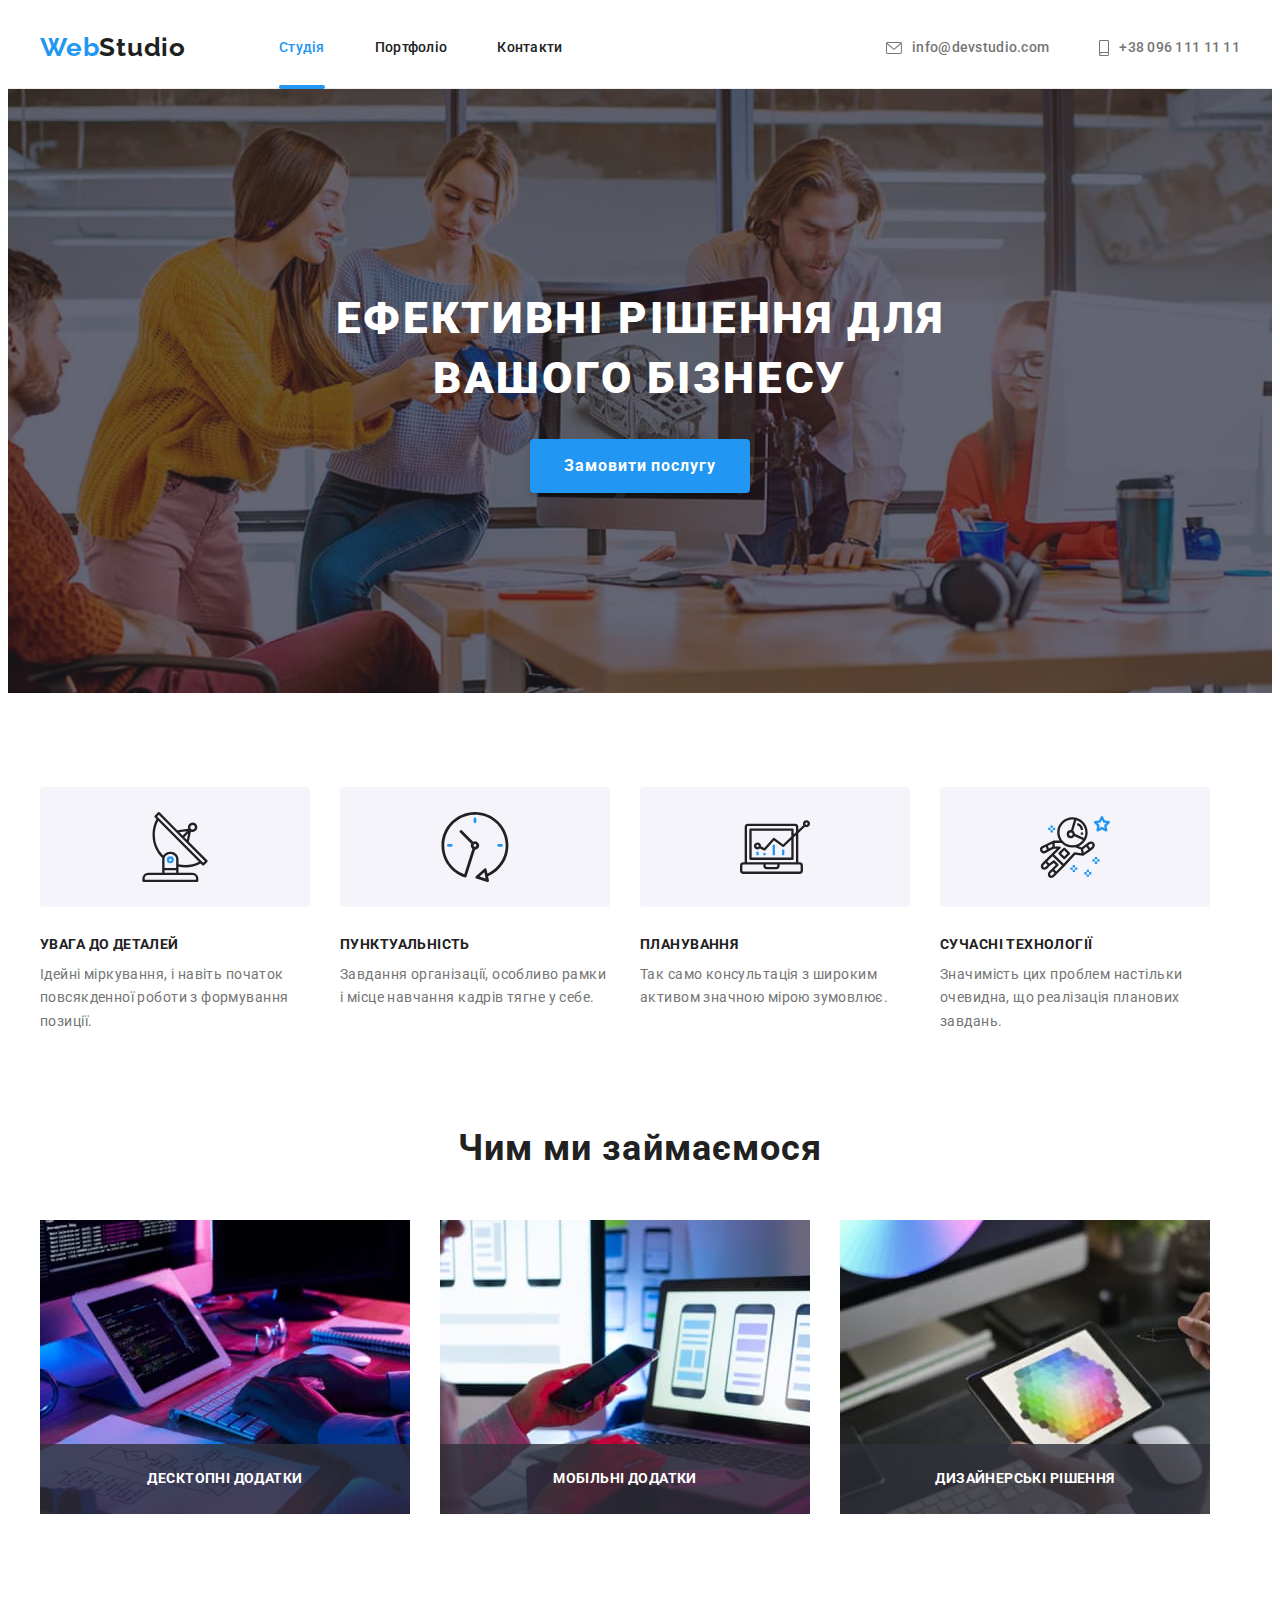
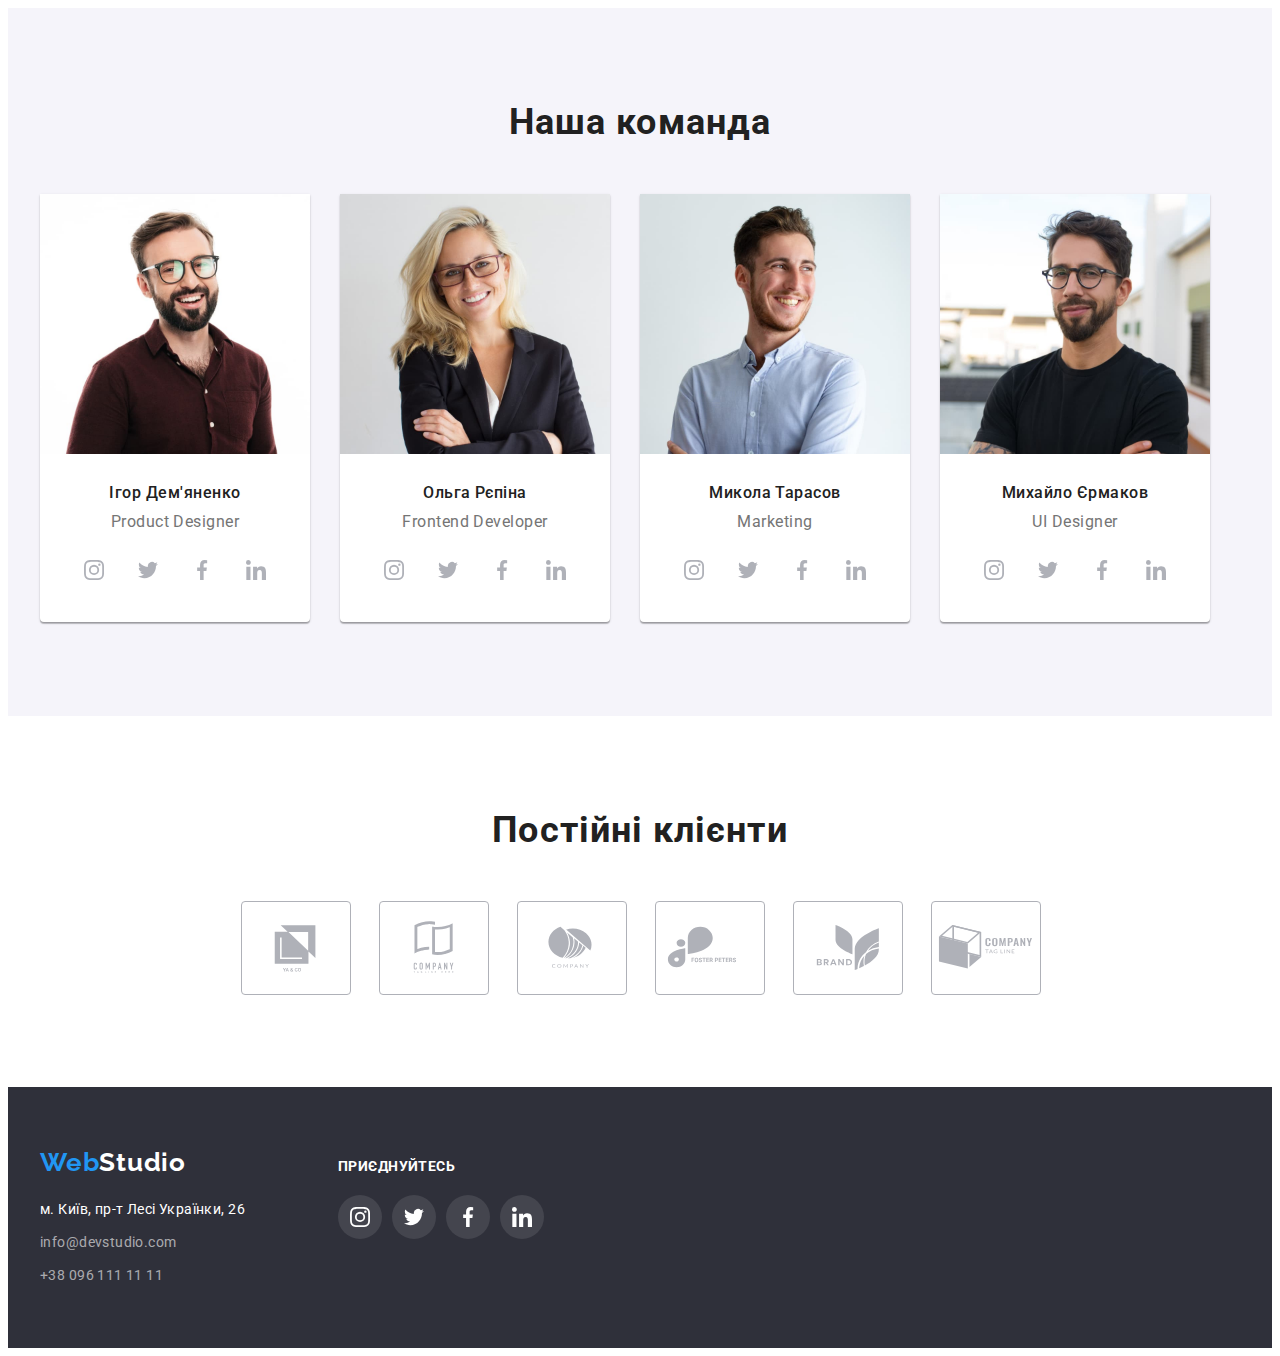
<file: index.html>
<!DOCTYPE html>
<html lang="uk">
  <head>
    <meta charset="UTF-8" />
    <meta http-equiv="X-UA-Compatible" content="IE=edge" />
    <meta name="viewport" content="width=device-width, initial-scale=1.0" />
    <title>studio</title>
    <link rel="preconnect" href="https://fonts.googleapis.com" />
    <link rel="preconnect" href="https://fonts.gstatic.com" crossorigin />
    <link
      href="https://fonts.googleapis.com/css2?family=Raleway:wght@700&family=Roboto:wght@400;500;700;900&display=swap"
      rel="stylesheet"
    />
    <link
      rel="stylesheet"
      href="https://cdnjs.cloudflare.com/ajax/libs/modern-normalize/1.1.0/modern-normalize.min.css"
      integrity="sha512-wpPYUAdjBVSE4KJnH1VR1HeZfpl1ub8YT/NKx4PuQ5NmX2tKuGu6U/JRp5y+Y8XG2tV+wKQpNHVUX03MfMFn9Q=="
      crossorigin="anonymous"
      referrerpolicy="no-referrer"
    />
    <link rel="stylesheet" href="./css/styles.css" />
  </head>
  <body>
    <header class="heder">
      <!-- головна навігація -->
      <div class="conteiner flex">
        <nav class="heder-navigation">
          <a href="./index.html" class="logo-title"
            ><span class="logo">Web</span>Studio</a
          >
          <ul class="site-nav list">
            <li class="site-nav item">
              <a href="./index.html" class="link current">Студія</a>
            </li>
            <li class="site-nav item">
              <a href="./portfolio.html" class="link">Портфоліо</a>
            </li>
            <li class="site-nav item"><a href="" class="link">Контакти</a></li>
          </ul>
        </nav>
        <ul class="auth-nav list">
          <li>
            <a href="mailto:info@devstudio.com" class="link">
              <svg class="icon-maill" width="16" height="12">
                <use href="./imges/icons.svg#envelope-hover-1"></use>
              </svg>
              info@devstudio.com
            </a>
          </li>
          <li>
            <a href="tel:+380961111111" class="link">
              <svg class="icon-tell" width="10" height="16">
                <use href="./imges/icons.svg#smartphone"></use>
              </svg>
              +38 096 111 11 11
            </a>
          </li>
        </ul>
      </div>
    </header>
    <main>
      <!-- секція герой -->
      <section class="hero">
        <div class="conteiner">
          <h1 class="hero-title">Ефективні рішення для вашого бізнесу</h1>
          <button
            type="button"
            name="Замовити послугу"
            class="button-servise-order" data-modal-open>
            Замовити послугу
          </button>
        </div>
      </section>
      <!-- секція особливості -->
      <section class="section features">
        <div class="conteiner">
          <h2 class="visually-hidden">Особливості</h2>
          <ul class="list list-features">
            <li class="text-features">
              <div class="icon-features">
                <svg class="icon" width="70" height="70">
                  <use href="./imges/icons.svg#antenna-1"></use>
                </svg>
              </div>
              <h3 class="section-subtitle">УВАГА ДО ДЕТАЛЕЙ</h3>
              <p class="section-text">
                Ідейні міркування, і навіть початок повсякденної роботи з
                формування позиції.
              </p>
            </li>
            <li class="text-features">
              <div class="icon-features">
                <svg class="icon" width="70" height="70">
                  <use href="./imges/icons.svg#clock-1"></use>
                </svg>
              </div>
              <h3 class="section-subtitle">ПУНКТУАЛЬНІСТЬ</h3>
              <p class="section-text">
                Завдання організації, особливо рамки і місце навчання кадрів
                тягне у себе.
              </p>
            </li>
            <li class="text-features">
              <div class="icon-features">
                <svg class="icon" width="70" height="70">
                  <use href="./imges/icons.svg#diagram-1"></use>
                </svg>
              </div>
              <h3 class="section-subtitle">ПЛАНУВАННЯ</h3>
              <p class="section-text">
                Так само консультація з широким активом значною мірою зумовлює.
              </p>
            </li>
            <li class="text-features">
              <div class="icon-features">
                <svg class="icon" width="70" height="70">
                  <use href="./imges/icons.svg#astronaut-1"></use>
                </svg>
              </div>
              <h3 class="section-subtitle">СУЧАСНІ ТЕХНОЛОГІЇ</h3>
              <p class="section-text">
                Значимість цих проблем настільки очевидна, що реалізація
                планових завдань.
              </p>
            </li>
          </ul>
        </div>
      </section>
      <!-- секція чим займаємось -->
      <section class="section work">
        <div class="conteiner">
          <h2 class="section-title">Чим ми займаємося</h2>
          <ul class="list work">
            <li>
              <div class="work-thumb">
                <img
                  src="./imges/desktop_applications.jpg"
                  alt="десктопні додатки"
                  width="370"
                  height="294"
                />
                <p class="work-thumb-text">Десктопні додатки</p>
              </div>
            </li>
            <li>
              <div class="work-thumb">
                <img
                  src="./imges/mobile_applications.jpg"
                  alt="мобільні додатки"
                  width="370"
                  height="294"
                />
                <p class="work-thumb-text">Мобільні додатки</p>
              </div>
            </li>
            <li>
              <div class="work-thumb">
                <img
                  src="./imges/design_solutions.jpg"
                  alt="дизайнерські рішення"
                  width="370"
                  height="294"
                />
                <p class="work-thumb-text">Дизайнерські рішення</p>
              </div>
            </li>
          </ul>
        </div>
      </section>
      <!-- секція наша команда -->
      <section class="section team-work">
        <div class="conteiner">
          <h2 class="section-title">Наша команда</h2>
          <ul class="list teams">
            <li class="team">
              <img src="./imges/igor.jpg" alt="Ігор" width="270" height="260" />
              <div class="teams-grop">
                <h3 class="team-list">Ігор Дем'яненко</h3>
                <p class="team-item">Product Designer</p>
                <ul class="teams-soc-list list">
                  <li class="team-soc-items">
                    <a
                      href=""
                      class="team-soc-link link"
                      target="_blank"
                      rel="noopener"
                    >
                      <svg class="icons-soc-list" width="20" height="20">
                        <use href="./imges/icons.svg#instagram-2"></use>
                      </svg>
                    </a>
                  </li>
                  <li class="team-soc-items">
                    <a
                      href=""
                      class="team-soc-link link"
                      target="_blank"
                      rel="noopener"
                    >
                      <svg class="icons-soc-list" width="20" height="20">
                        <use href="./imges/icons.svg#twitter-1"></use>
                      </svg>
                    </a>
                  </li>
                  <li class="team-soc-items">
                    <a
                      href=""
                      class="team-soc-link link"
                      target="_blank"
                      rel="noopener"
                    >
                      <svg class="icons-soc-list" width="20" height="20">
                        <use href="./imges/icons.svg#facebook-1"></use>
                      </svg>
                    </a>
                  </li>
                  <li class="team-soc-items">
                    <a
                      href=""
                      class="team-soc-link link"
                      target="_blank"
                      rel="noopener"
                    >
                      <svg class="icons-soc-list" width="20" height="20">
                        <use href="./imges/icons.svg#linkedin-1"></use>
                      </svg>
                    </a>
                  </li>
                </ul>
              </div>
            </li>
            <li class="team">
              <img
                src="./imges/olga.jpg"
                alt="Ольга Рєпіна"
                width="270"
                height="260"
              />
              <div class="teams-grop">
                <h3 class="team-list">Ольга Рєпіна</h3>
                <p class="team-item">Frontend Developer</p>
                <ul class="teams-soc-list list">
                  <li class="team-soc-items">
                    <a
                      href=""
                      class="team-soc-link link"
                      target="_blank"
                      rel="noopener"
                    >
                      <svg class="icons-soc-list" width="20" height="20">
                        <use href="./imges/icons.svg#instagram-2"></use>
                      </svg>
                    </a>
                  </li>
                  <li class="team-soc-items">
                    <a
                      href=""
                      class="team-soc-link link"
                      target="_blank"
                      rel="noopener"
                    >
                      <svg class="icons-soc-list" width="20" height="20">
                        <use href="./imges/icons.svg#twitter-1"></use>
                      </svg>
                    </a>
                  </li>
                  <li class="team-soc-items">
                    <a
                      href=""
                      class="team-soc-link link"
                      target="_blank"
                      rel="noopener"
                    >
                      <svg class="icons-soc-list" width="20" height="20">
                        <use href="./imges/icons.svg#facebook-1"></use>
                      </svg>
                    </a>
                  </li>
                  <li class="team-soc-items">
                    <a
                      href=""
                      class="team-soc-link link"
                      target="_blank"
                      rel="noopener"
                    >
                      <svg class="icons-soc-list" width="20" height="20">
                        <use href="./imges/icons.svg#linkedin-1"></use>
                      </svg>
                    </a>
                  </li>
                </ul>
              </div>
            </li>
            <li class="team">
              <img
                src="./imges/nicholay.jpg"
                alt="Микола Тарасов"
                width="270"
                height="260"
              />
              <div class="teams-grop">
                <h3 class="team-list">Микола Тарасов</h3>
                <p class="team-item">Marketing</p>
                <ul class="teams-soc-list list">
                  <li class="team-soc-items">
                    <a
                      href=""
                      class="team-soc-link link"
                      target="_blank"
                      rel="noopener"
                    >
                      <svg class="icons-soc-list" width="20" height="20">
                        <use href="./imges/icons.svg#instagram-2"></use>
                      </svg>
                    </a>
                  </li>
                  <li class="team-soc-items">
                    <a
                      href=""
                      class="team-soc-link link"
                      target="_blank"
                      rel="noopener"
                    >
                      <svg class="icons-soc-list" width="20" height="20">
                        <use href="./imges/icons.svg#twitter-1"></use>
                      </svg>
                    </a>
                  </li>
                  <li class="team-soc-items">
                    <a
                      href=""
                      class="team-soc-link link"
                      target="_blank"
                      rel="noopener"
                    >
                      <svg class="icons-soc-list" width="20" height="20">
                        <use href="./imges/icons.svg#facebook-1"></use>
                      </svg>
                    </a>
                  </li>
                  <li class="team-soc-items">
                    <a
                      href=""
                      class="team-soc-link link"
                      target="_blank"
                      rel="noopener"
                    >
                      <svg class="icons-soc-list" width="20" height="20">
                        <use href="./imges/icons.svg#linkedin-1"></use>
                      </svg>
                    </a>
                  </li>
                </ul>
              </div>
            </li>
            <li class="team">
              <img
                src="./imges/mykhail.jpg"
                alt="Михайло Єрмаков"
                width="270"
                height="260"
              />
              <div class="teams-grop">
                <h3 class="team-list">Михайло Єрмаков</h3>
                <p class="team-item">UI Designer</p>
                <ul class="teams-soc-list list">
                  <li class="team-soc-items">
                    <a
                      href=""
                      class="team-soc-link link"
                      target="_blank"
                      rel="noopener"
                    >
                      <svg class="icons-soc-list" width="20" height="20">
                        <use href="./imges/icons.svg#instagram-2"></use>
                      </svg>
                    </a>
                  </li>
                  <li class="team-soc-items">
                    <a
                      href=""
                      class="team-soc-link link"
                      target="_blank"
                      rel="noopener"
                    >
                      <svg class="icons-soc-list" width="20" height="20">
                        <use href="./imges/icons.svg#twitter-1"></use>
                      </svg>
                    </a>
                  </li>
                  <li class="team-soc-items">
                    <a
                      href=""
                      class="team-soc-link link"
                      target="_blank"
                      rel="noopener"
                    >
                      <svg class="icons-soc-list" width="20" height="20">
                        <use href="./imges/icons.svg#facebook-1"></use>
                      </svg>
                    </a>
                  </li>
                  <li class="team-soc-items">
                    <a
                      href=""
                      class="team-soc-link link"
                      target="_blank"
                      rel="noopener"
                    >
                      <svg class="icons-soc-list" width="20" height="20">
                        <use href="./imges/icons.svg#linkedin-1"></use>
                      </svg>
                    </a>
                  </li>
                </ul>
              </div>
            </li>
          </ul>
        </div>
      </section>
      <!-- секція наші клієнти -->
      <section class="section clients">
        <div class="conteiner">
          <h2 class="section-title">Постійні клієнти</h2>
          <ul class="client list">
            <li class="client-item">
              <a
                href=""
                class="client-link link"
                target="_blank"
                rel="noopener"
              >
                <svg class="icons-client" width="106" height="60">
                  <use href="./imges/icons.svg#Logo-1"></use>
                </svg>
              </a>
            </li>
            <li class="client-item">
              <a
                href=""
                class="client-link link"
                target="_blank"
                rel="noopener"
              >
                <svg class="icons-client" width="106" height="60">
                  <use href="./imges/icons.svg#Logo-2"></use>
                </svg>
              </a>
            </li>
            <li class="client-item">
              <a
                href=""
                class="client-link link"
                target="_blank"
                rel="noopener"
              >
                <svg class="icons-client" width="106" height="60">
                  <use href="./imges/icons.svg#Logo-3"></use>
                </svg>
              </a>
            </li>
            <li class="client-item">
              <a
                href=""
                class="client-link link"
                target="_blank"
                rel="noopener"
              >
                <svg class="icons-client" width="106" height="60">
                  <use href="./imges/icons.svg#Logo-4"></use>
                </svg>
              </a>
            </li>
            <li class="client-item">
              <a
                href=""
                class="client-link link"
                target="_blank"
                rel="noopener"
              >
                <svg class="icons-client" width="106" height="60">
                  <use href="./imges/icons.svg#Logo-5"></use>
                </svg>
              </a>
            </li>
            <li class="client-item">
              <a
                href=""
                class="client-link link"
                target="_blank"
                rel="noopener"
              >
                <svg class="icons-client" width="106" height="60">
                  <use href="./imges/icons.svg#Logo-6"></use>
                </svg>
              </a>
            </li>
          </ul>
        </div>
      </section>
    </main>
    <!-- підвал -->
    <footer class="footer">
      <div class="conteiner footer-groop">
        <div class="adres-list">
          <a href="./index.html" class="logo-title-footer"
            ><span class="logo">Web</span>Studio</a
          >
          <address class="addres">
            <p class="adres-maps">м. Київ, пр-т Лесі Українки, 26</p>
            <ul class="list">
              <li class="footer-mail">
                <a href="mailto:info@devstudio.com" class="addres-link"
                  >info@devstudio.com</a
                >
              </li>
              <li>
                <a href="tel:+380961111111" class="addres-link"
                  >+38 096 111 11 11</a
                >
              </li>
            </ul>
          </address>
        </div>
        <div class="footer-soc-groop">
          <h3 class="footer-subtitle">приєднуйтесь</h3>
          <ul class="footer-soc-list list">
            <li class="footer-soc-items">
              <a
                href=""
                class="footer-soc-link link"
                target="_blank"
                rel="noopener"
              >
                <svg class="icons-soc-list" width="20" height="20">
                  <use href="./imges/icons.svg#instagram-2"></use>
                </svg>
              </a>
            </li>
            <li class="footer-soc-items">
              <a
                href=""
                class="footer-soc-link link"
                target="_blank"
                rel="noopener"
              >
                <svg class="icons-soc-list" width="20" height="20">
                  <use href="./imges/icons.svg#twitter-1"></use>
                </svg>
              </a>
            </li>
            <li class="footer-soc-items">
              <a
                href=""
                class="footer-soc-link link"
                target="_blank"
                rel="noopener"
              >
                <svg class="icons-soc-list" width="20" height="20">
                  <use href="./imges/icons.svg#facebook-1"></use>
                </svg>
              </a>
            </li>
            <li class="footer-soc-items">
              <a
                href=""
                class="footer-soc-link link"
                target="_blank"
                rel="noopener"
              >
                <svg class="icons-soc-list" width="20" height="20">
                  <use href="./imges/icons.svg#linkedin-1"></use>
                </svg>
              </a>
            </li>
          </ul>
        </div>
      </div>
    </footer>
    <div class="backdrop is-hidden" data-modal>
      <div class="modal">
        <button type="button" class="icon-cloused" data-modal-close>
          <svg class="" width="14" height="14">
            <use href="./imges/icons.svg#icon-cloused"></use>
          </svg>
        </button>
      </div>
    </div>
    <script src="./js/modal.js"></script>
  </body>
</html>
</file>
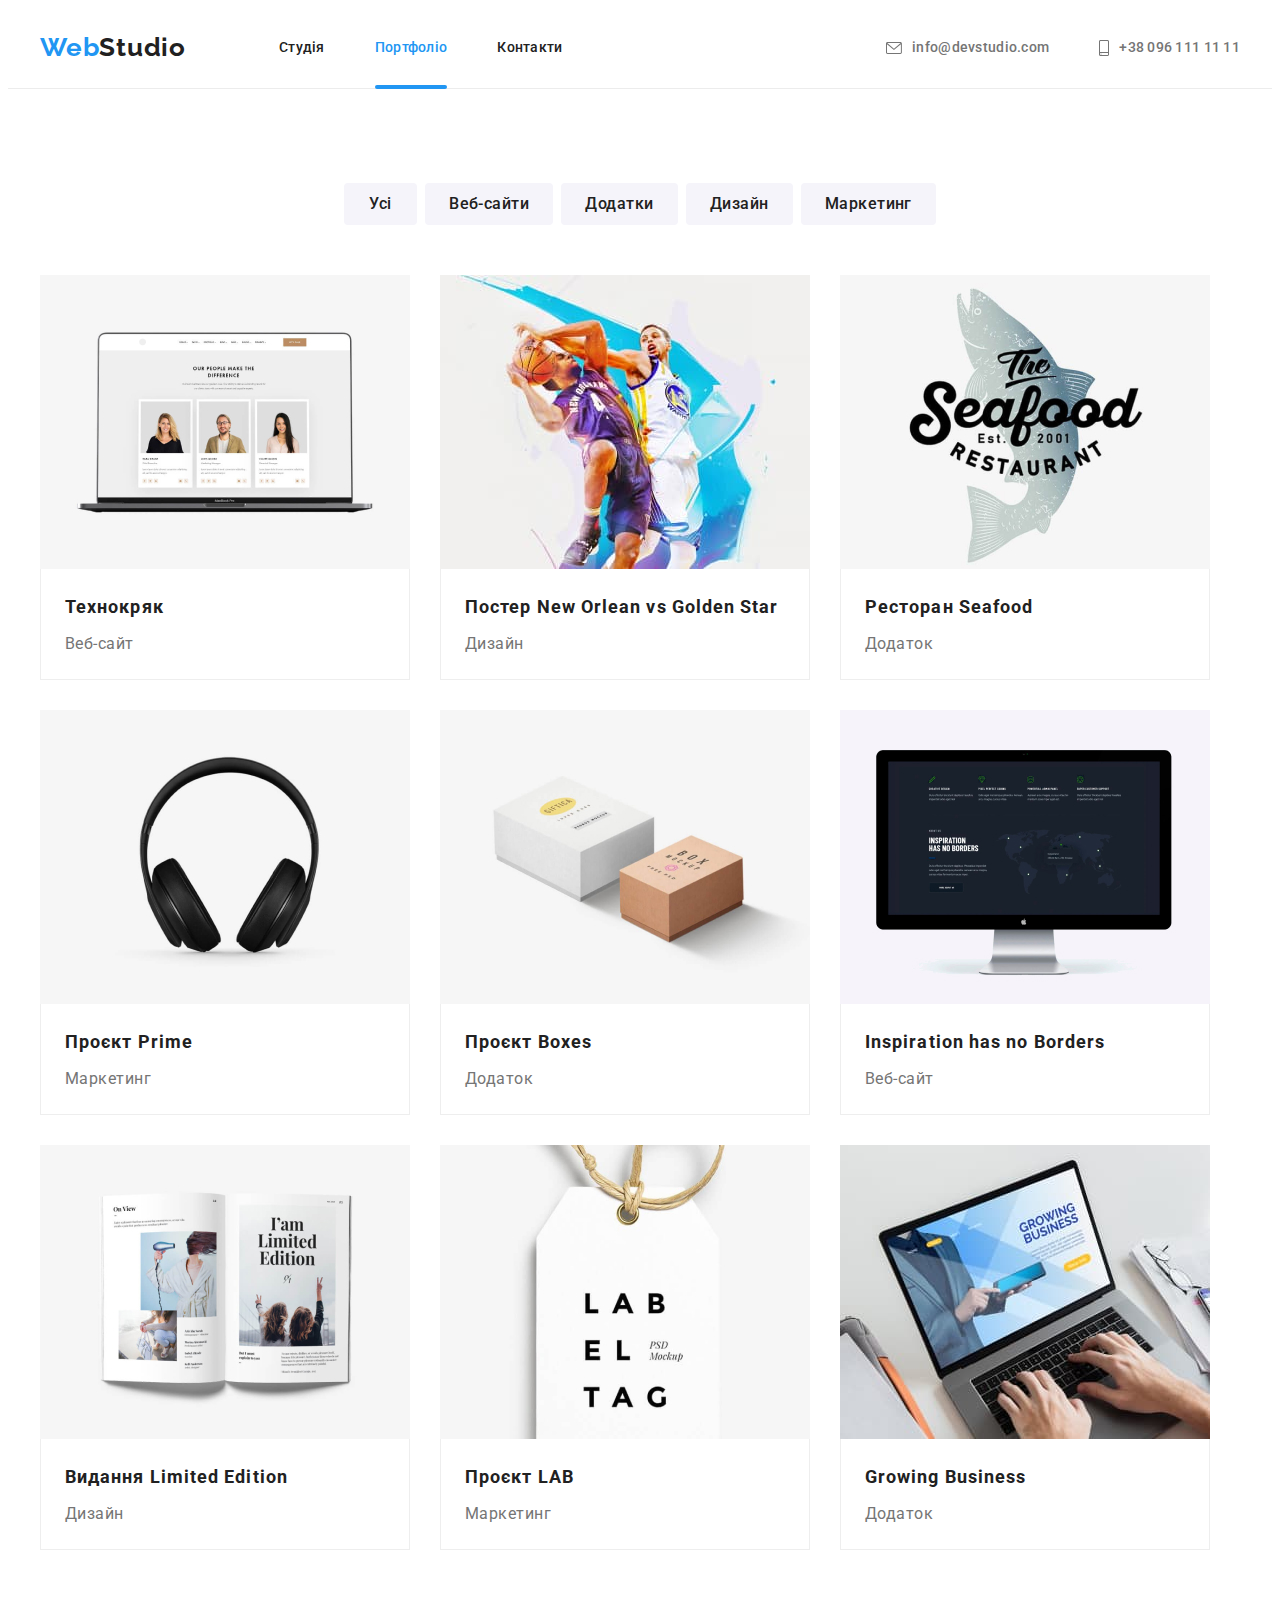
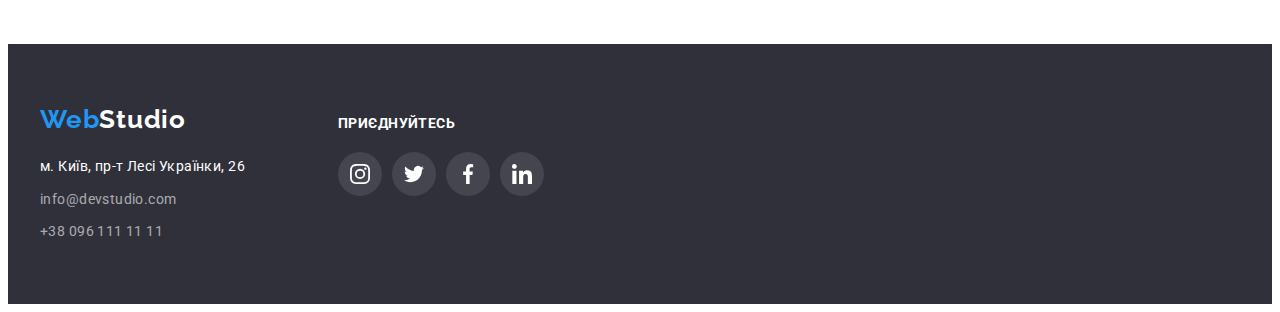
<file: portfolio.html>
<!DOCTYPE html>
<html lang="uk">
  <head>
    <meta charset="UTF-8" />
    <meta http-equiv="X-UA-Compatible" content="IE=edge" />
    <meta name="viewport" content="width=device-width, initial-scale=1.0" />
    <title>portfolio</title>
    <link rel="preconnect" href="https://fonts.googleapis.com" />
    <link rel="preconnect" href="https://fonts.gstatic.com" crossorigin />
    <link
      href="https://fonts.googleapis.com/css2?family=Raleway:wght@700&family=Roboto:wght@400;500;700;900&display=swap"
      rel="stylesheet"
    />
    <link
      rel="stylesheet"
      href="https://cdnjs.cloudflare.com/ajax/libs/modern-normalize/1.1.0/modern-normalize.min.css"
      integrity="sha512-wpPYUAdjBVSE4KJnH1VR1HeZfpl1ub8YT/NKx4PuQ5NmX2tKuGu6U/JRp5y+Y8XG2tV+wKQpNHVUX03MfMFn9Q=="
      crossorigin="anonymous"
      referrerpolicy="no-referrer"
    />
    <link rel="stylesheet" href="./css/styles.css" />
  </head>
  <body>
    <header class="heder">
      <!-- головна навігація -->
      <div class="conteiner flex">
        <nav class="heder-navigation">
          <a href="./index.html" class="logo-title"
            ><span class="logo">Web</span>Studio</a
          >
          <ul class="site-nav list">
            <li class="site-nav item">
              <a href="./index.html" class="link">Студія</a>
            </li>
            <li class="site-nav item">
              <a href="./portfolio.html" class="link current">Портфоліо</a>
            </li>
            <li class="site-nav item"><a href="" class="link">Контакти</a></li>
          </ul>
        </nav>
        <ul class="auth-nav list">
          <li>
            <a href="mailto:info@devstudio.com" class="link">
              <svg class="icon-maill" width="16" height="12">
                <use href="./imges/icons.svg#envelope-hover-1"></use>
              </svg>
              info@devstudio.com
            </a>
          </li>
          <li>
            <a href="tel:+380961111111" class="link">
              <svg class="icon-tell" width="10" height="16">
                <use href="./imges/icons.svg#smartphone"></use>
              </svg>
              +38 096 111 11 11
            </a>
          </li>
        </ul>
      </div>
    </header>
    <main>
      <!-- секція фільтру -->
      <section class="portfolio">
        <div class="conteiner">
          <h1 class="visually-hidden">Портфоліо</h1>
          <ul class="list filter">
            <li>
              <button type="button" name="Усі" class="button-filter">
                Усі
              </button>
            </li>
            <li>
              <button type="button" name="Веб-сайти" class="button-filter">
                Веб-сайти
              </button>
            </li>
            <li>
              <button type="button" name="Додатки" class="button-filter">
                Додатки
              </button>
            </li>
            <li>
              <button type="button" name="Дизайн" class="button-filter">
                Дизайн
              </button>
            </li>
            <li>
              <button type="button" name="Маркетинг" class="button-filter">
                Маркетинг
              </button>
            </li>
          </ul>
          <!-- проекти -->
          <ul class="list progect-list">
            <li class="progect">
              <a href="" class="progect-link">
                <div class="progect-top-wrap">
                  <img
                    src="./imges/portfolio/img_1.jpg"
                    alt="ноутбук"
                    width="370"
                    height="294"
                  />
                  <p class="progect-top-text">
                    Ресурс пропонує комплексні пропозиції з різним рівнем
                    функціоналу та сервісів. Все це дозволить відвідувачу
                    отримати вичерпні відомості про компанію чи приватну особу.
                  </p>
                </div>
                <div class="progect-footer">
                  <h2 class="progect-title">Технокряк</h2>
                  <p class="progect-subtitle">Веб-сайт</p>
                </div>
              </a>
            </li>
            <li class="progect">
              <a href="" class="progect-link">
                <div class="progect-top-wrap">
                  <img
                    src="./imges/portfolio/img_2.jpg"
                    alt="баскетбол"
                    width="370"
                    height="294"
                  />
                  <p class="progect-top-text">
                    Ресурс пропонує комплексні пропозиції з різним рівнем
                    функціоналу та сервісів. Все це дозволить відвідувачу
                    отримати вичерпні відомості про компанію чи приватну особу.
                  </p>
                </div>
                <div class="progect-footer">
                  <h2 class="progect-title">
                    Постер New Orlean vs Golden Star
                  </h2>
                  <p class="progect-subtitle">Дизайн</p>
                </div>
              </a>
            </li>
            <li class="progect">
              <a href="" class="progect-link">
                <div class="progect-top-wrap">
                  <img
                    src="./imges/portfolio/img_3.jpg"
                    alt="логотип ресторану"
                    width="370"
                    height="294"
                  />
                  <p class="progect-top-text">
                    Ресурс пропонує комплексні пропозиції з різним рівнем
                    функціоналу та сервісів. Все це дозволить відвідувачу
                    отримати вичерпні відомості про компанію чи приватну особу.
                  </p>
                </div>
                <div class="progect-footer">
                  <h2 class="progect-title">Ресторан Seafood</h2>
                  <p class="progect-subtitle">Додаток</p>
                </div>
              </a>
            </li>
            <li class="progect">
              <a href="" class="progect-link">
                <div class="progect-top-wrap">
                  <img
                    src="./imges/portfolio/img_4.jpg"
                    alt="навушники"
                    width="370"
                    height="294"
                  />
                  <p class="progect-top-text">
                    Ресурс пропонує комплексні пропозиції з різним рівнем
                    функціоналу та сервісів. Все це дозволить відвідувачу
                    отримати вичерпні відомості про компанію чи приватну особу.
                  </p>
                </div>
                <div class="progect-footer">
                  <h2 class="progect-title">Проєкт Prime</h2>
                  <p class="progect-subtitle">Маркетинг</p>
                </div>
              </a>
            </li>
            <li class="progect">
              <a href="" class="progect-link">
                <div class="progect-top-wrap">
                  <img
                    src="./imges/portfolio/img_5.jpg"
                    alt="коробки"
                    width="370"
                    height="294"
                  />
                  <p class="progect-top-text">
                    Ресурс пропонує комплексні пропозиції з різним рівнем
                    функціоналу та сервісів. Все це дозволить відвідувачу
                    отримати вичерпні відомості про компанію чи приватну особу.
                  </p>
                </div>
                <div class="progect-footer">
                  <h2 class="progect-title">Проєкт Boxes</h2>
                  <p class="progect-subtitle">Додаток</p>
                </div>
              </a>
            </li>
            <li class="progect">
              <a href="" class="progect-link">
                <div class="progect-top-wrap">
                  <img
                    src="./imges/portfolio/img_6.jpg"
                    alt="монітор"
                    width="370"
                    height="294"
                  />
                  <p class="progect-top-text">
                    Ресурс пропонує комплексні пропозиції з різним рівнем
                    функціоналу та сервісів. Все це дозволить відвідувачу
                    отримати вичерпні відомості про компанію чи приватну особу.
                  </p>
                </div>
                <div class="progect-footer">
                  <h2 class="progect-title">Inspiration has no Borders</h2>
                  <p class="progect-subtitle">Веб-сайт</p>
                </div>
              </a>
            </li>
            <li class="progect">
              <a href="" class="progect-link">
                <div class="progect-top-wrap">
                  <img
                    src="./imges/portfolio/img_7.jpg"
                    alt="газета"
                    width="370"
                    height="294"
                  />
                  <p class="progect-top-text">
                    Ресурс пропонує комплексні пропозиції з різним рівнем
                    функціоналу та сервісів. Все це дозволить відвідувачу
                    отримати вичерпні відомості про компанію чи приватну особу.
                  </p>
                </div>
                <div class="progect-footer">
                  <h2 class="progect-title">Видання Limited Edition</h2>
                  <p class="progect-subtitle">Дизайн</p>
                </div>
              </a>
            </li>
            <li class="progect">
              <a href="" class="progect-link">
                <div class="progect-top-wrap">
                  <img
                    src="./imges/portfolio/img_8.jpg"
                    alt="бірка"
                    width="370"
                    height="294"
                  />
                  <p class="progect-top-text">
                    Ресурс пропонує комплексні пропозиції з різним рівнем
                    функціоналу та сервісів. Все це дозволить відвідувачу
                    отримати вичерпні відомості про компанію чи приватну особу.
                  </p>
                </div>
                <div class="progect-footer">
                  <h2 class="progect-title">Проєкт LAB</h2>
                  <p class="progect-subtitle">Маркетинг</p>
                </div>
              </a>
            </li>
            <li class="progect">
              <a href="" class="progect-link">
                <div class="progect-top-wrap">
                  <img
                    src="./imges/portfolio/img_9.jpg"
                    alt="ноутбук"
                    width="370"
                    height="294"
                  />
                  <p class="progect-top-text">
                    Ресурс пропонує комплексні пропозиції з різним рівнем
                    функціоналу та сервісів. Все це дозволить відвідувачу
                    отримати вичерпні відомості про компанію чи приватну особу.
                  </p>
                </div>
                <div class="progect-footer">
                  <h2 class="progect-title">Growing Business</h2>
                  <p class="progect-subtitle">Додаток</p>
                </div>
              </a>
            </li>
          </ul>
        </div>
      </section>
    </main>
    <!-- підвал -->
    <footer class="footer">
      <div class="conteiner footer-groop">
        <div class="adres-list">
          <a href="./index.html" class="logo-title-footer"
            ><span class="logo">Web</span>Studio</a
          >
          <address class="addres">
            <p class="adres-maps">м. Київ, пр-т Лесі Українки, 26</p>
            <ul class="list">
              <li class="footer-mail">
                <a href="mailto:info@devstudio.com" class="addres-link"
                  >info@devstudio.com</a
                >
              </li>
              <li>
                <a href="tel:+380961111111" class="addres-link"
                  >+38 096 111 11 11</a
                >
              </li>
            </ul>
          </address>
        </div>
        <div class="footer-soc-groop">
          <h3 class="footer-subtitle">приєднуйтесь</h3>
          <ul class="footer-soc-list list">
            <li class="footer-soc-items">
              <a
                href=""
                class="footer-soc-link link"
                target="_blank"
                rel="noopener"
              >
                <svg class="icons-soc-list" width="20" height="20">
                  <use href="./imges/icons.svg#instagram-2"></use>
                </svg>
              </a>
            </li>
            <li class="footer-soc-items">
              <a
                href=""
                class="footer-soc-link link"
                target="_blank"
                rel="noopener"
              >
                <svg class="icons-soc-list" width="20" height="20">
                  <use href="./imges/icons.svg#twitter-1"></use>
                </svg>
              </a>
            </li>
            <li class="footer-soc-items">
              <a
                href=""
                class="footer-soc-link link"
                target="_blank"
                rel="noopener"
              >
                <svg class="icons-soc-list" width="20" height="20">
                  <use href="./imges/icons.svg#facebook-1"></use>
                </svg>
              </a>
            </li>
            <li class="footer-soc-items">
              <a
                href=""
                class="footer-soc-link link"
                target="_blank"
                rel="noopener"
              >
                <svg class="icons-soc-list" width="20" height="20">
                  <use href="./imges/icons.svg#linkedin-1"></use>
                </svg>
              </a>
            </li>
          </ul>
        </div>
      </div>
    </footer>
  </body>
</html>
</file>
<file: css/styles.css>
:root {
  --main-text-color: #212121;
  --title-text-color: #757575;
  --accent-text-color: #2196f3;
  --text-color: #ffffff;
  --main-background-color: #ffffff;
  --background-color: #f5f4fa;
  --footer-background-color: #2f303a;
  --button-background-color: #2196f3;
  --accent-button-background-color: #188ce8;
  --accent-button-filter-background-color: #2196f3;
  --hero-background-color: #c4c4c4;
  --addres-link-color: rgba(255, 255, 255, 0.6);
  --accent-client-color: #2196f3;
  --client-color: #afb1b8;
}
p,
h1,
h2,
h3,
h4,
h5,
h6 {
  margin: 0;
}
ul,
ol {
  margin: 0;
  padding-left: 0;
}
img {
  display: block;
  max-width: 100%;
  height: auto;
}
body {
  font-family: "Roboto", sans-serif;
  color: var(--main-text-color);
  background-color: var(--main-background-color);
}
a {
  text-decoration: none;
}
.list {
  list-style: none;
}
.conteiner {
  margin-left: auto;
  margin-right: auto;
  width: 1200px;
  padding-left: 15px;
  padding-right: 15px;
  /* outline: 2px solid red; */
}
/* ------------heder----------- */
.heder {
  border-bottom: 1px solid #ececec;
}
.flex {
  display: flex;
  align-items: center;
  justify-content: space-between;
}

.heder-navigation {
  display: flex;
  align-items: center;
}

.logo-title {
  display: block;
  font-family: "Raleway", sans-serif;
  font-weight: 700;
  font-size: 26px;
  line-height: 1.19;
  letter-spacing: 0.03em;
  color: var(--main-text-color);
  margin-right: 93px;
  padding-top: 24px;
  padding-bottom: 25px;
}
.logo {
  color: var(--accent-text-color);
}
/* ------------site-nav----------- */
.site-nav {
  display: flex;
  gap: 50px;
}
.site-nav .link {
  display: block;
  font-weight: 500;
  font-size: 14px;
  line-height: 1.14;
  letter-spacing: 0.02em;
  color: var(--main-text-color);
  padding-top: 32px;
  padding-bottom: 32px;
  transition: color 250ms cubic-bezier(0.4, 0, 0.2, 1);
}
.site-nav .link:hover,
.site-nav .link:focus {
  color: var(--accent-text-color);
}
.site-nav .link.current {
  color: var(--accent-text-color);
}
.site-nav .item {
  position: relative;
}
.site-nav .link.current::after {
  content: "";
  position: absolute;
  background-color: #2196f3;
  width: 100%;
  height: 4px;
  border-radius: 2px;
  bottom: -1px;
  left: 0px;
}
/* ------------auth-nav----------- */
.auth-nav.list {
  display: flex;
  align-items: center;
  gap: 50px;
}
.auth-nav .link {
  display: flex;
  font-weight: 500;
  font-size: 14px;
  line-height: 1.14;
  letter-spacing: 0.02em;
  color: var(--title-text-color);
  padding-top: 32px;
  padding-bottom: 32px;
  gap: 10px;
  align-items: center;
  transition: color 250ms cubic-bezier(0.4, 0, 0.2, 1);
}
.icon-maill {
  fill: currentColor;
}
.icon-tell {
  fill: currentColor;
}
.auth-nav .link:hover,
.auth-nav .link:focus {
  color: var(--accent-text-color);
}
/*--------------- section-hero -----------------*/
.hero {
  padding-top: 200px;
  padding-bottom: 200px;
  text-align: center;
  margin: 0px auto;
  background: var(--hero-background-color);
  background-image: linear-gradient(
      rgba(47, 48, 58, 0.4),
      rgba(47, 48, 58, 0.4)
    ),
    url(../imges/bg-hero.jpg);
  background-repeat: no-repeat;
  background-position: center;
  background-size: cover;
  max-width: 1600px;
}
.hero-title {
  font-weight: 900;
  font-size: 44px;
  line-height: 1.36;
  letter-spacing: 0.06em;
  text-transform: uppercase;
  color: var(--text-color);
  max-width: 696px;
  margin-bottom: 30px;
  margin-left: auto;
  margin-right: auto;
}
.button-servise-order {
  font-family: inherit;
  background: var(--button-background-color);
  box-shadow: 0px 4px 4px rgba(0, 0, 0, 0.15);
  border-radius: 4px;
  font-weight: 700;
  font-size: 16px;
  line-height: 1.87;
  text-align: center;
  letter-spacing: 0.06em;
  color: var(--text-color);
  cursor: pointer;
  border-color: transparent;
  padding: 10px 32px;
  transition: background-color 250ms cubic-bezier(0.4, 0, 0.2, 1);
}
.button-servise-order:hover,
.button-servise-order:focus,
.button-servise-order:active {
  background-color: var(--accent-button-background-color);
}
/*--------------- section-features -----------------*/
.visually-hidden {
  position: absolute;
  white-space: nowrap;
  width: 1px;
  height: 1px;
  overflow: hidden;
  border: 0;
  padding: 0;
  clip: rect(0 0 0 0);
  clip-path: inset(50%);
  margin: -1px;
}
.features {
  padding-top: 94px;
  padding-bottom: 94px;
}
.list-features {
  display: flex;
  gap: 30px;
}
.icon-features {
  display: flex;
  border-radius: 4px;
  background-color: var(--background-color);
  height: 120px;
  align-items: center;
  justify-content: center;
  margin-bottom: 30px;
}
.icon-features.icon {
}
.section-title {
  font-weight: 700;
  font-size: 36px;
  line-height: 1.16;
  text-align: center;
  letter-spacing: 0.03em;
  color: var(--main-text-color);
  margin-bottom: 50;
}
.text-features {
  max-width: 270px;
}
.section-subtitle {
  font-weight: 700;
  font-size: 14px;
  line-height: 1.14;
  letter-spacing: 0.03em;
  text-transform: uppercase;
  color: var(--main-text-color);
  margin-bottom: 10px;
}
.section-text {
  font-size: 14px;
  line-height: 1.71;
  letter-spacing: 0.03em;
  color: var(--title-text-color);
}
/*--------------- work -----------------*/
.section.work {
  padding-bottom: 94px;
}
.list.work {
  display: flex;
  gap: 30px;
}
.work-thumb {
  position: relative;
}
.work-thumb-text {
  display: flex;
  font-weight: 700;
  font-size: 14px;
  line-height: 1.14;
  align-items: center;
  justify-content: center;
  letter-spacing: 0.03em;
  color: var(--text-color);
  text-transform: uppercase;
  position: absolute;
  bottom: 0px;
  background-color: rgba(47, 48, 58, 0.8);
  width: 100%;
  height: 70px;
  /* opacity: 0;
  transition: 500ms opacity linear; */
}
/* .work-thumb:hover .work-thumb-text {
  opacity: 1;
} */
/*--------------- team -----------------*/
.section.team-work {
  background-color: var(--background-color);
  padding-top: 94px;
  padding-bottom: 94px;
}
.list.teams {
  display: flex;
  gap: 30px;
  background-color: var(--background-color);
}
.section-title {
  margin-bottom: 50px;
}
.team {
  background-color: var(--main-background-color);
  border-radius: 0px 0px 4px 4px;
  box-shadow: 0px 1px 3px rgba(0, 0, 0, 0.12), 0px 1px 1px rgba(0, 0, 0, 0.14),
    0px 2px 1px rgba(0, 0, 0, 0.2);
}
.teams-grop {
  padding-top: 30px;
  padding-bottom: 30px;
}
.team-list {
  font-weight: 500;
  font-size: 16px;
  line-height: 1.18;
  text-align: center;
  letter-spacing: 0.03em;
  color: var(--main-text-color);
  margin-bottom: 10px;
}
.team-item {
  font-size: 16px;
  line-height: 1.18;
  text-align: center;
  letter-spacing: 0.03em;
  color: var(--title-text-color);
}
.teams-soc-list {
  display: flex;
  justify-content: center;
  gap: 10px;
  margin-top: 16px;
}
.team-soc-items {
  width: 44px;
  height: 44px;
}
.team-soc-link {
  width: 100%;
  height: 100%;
  display: flex;
  background-color: inherit;
  border-radius: 50%;
  align-items: center;
  justify-content: center;
  transition: background-color 250ms cubic-bezier(0.4, 0, 0.2, 1);
}
.team-soc-link .icons-soc-list {
  fill: #afb1b8;
  transition: fill 250ms cubic-bezier(0.4, 0, 0.2, 1);
}
.team-soc-link:hover,
.team-soc-link:focus {
  background-color: var(--accent-client-color);
}
.team-soc-link:hover .icons-soc-list,
.team-soc-link:focus .icons-soc-list {
  fill: var(--text-color);
}
/*--------------- client section -----------------*/
.section.clients {
  padding-top: 94px;
  padding-bottom: 94px;
}
.client {
  display: flex;
  gap: 30px;
  justify-content: center;
}
.client-item {
  width: calc((100%-150) / 6);
  height: 92px;
}
.client-link {
  display: flex;
  width: 100%;
  height: 100%;
  border: 1px solid var(--client-color);
  border-radius: 4px;
  align-items: center;
  justify-content: center;
  transition: border-color 250ms cubic-bezier(0.4, 0, 0.2, 1);
}
.icons-client {
  fill: var(--client-color);
  transition: fill 250ms cubic-bezier(0.4, 0, 0.2, 1);
}
.client-link:hover,
.client-link:focus {
  border-color: var(--accent-client-color);
}
.client-link:hover .icons-client,
.client-link:focus .icons-client {
  fill: var(--accent-client-color);
}
/*--------------- footer -----------------*/
.footer {
  background-color: var(--footer-background-color);
  padding-top: 60px;
  padding-bottom: 60px;
}
.logo-title-footer {
  font-family: "Raleway", sans-serif;
  font-weight: 700;
  font-size: 26px;
  line-height: 1.19;
  letter-spacing: 0.03em;
  color: var(--text-color);
  margin-right: 0px;
  margin-bottom: 20px;
}
.addres {
  font-style: normal;
  font-size: 14px;
  line-height: 1.71;
  letter-spacing: 0.03em;
  color: var(--text-color);
  margin-top: 20px;
}
.adres-maps {
  margin-bottom: 9px;
}
.footer-mail {
  margin-bottom: 9px;
}
.addres-link {
  font-size: 14px;
  line-height: 1.71;
  letter-spacing: 0.03em;
  color: var(--addres-link-color);
  transition: color 250ms cubic-bezier(0.4, 0, 0.2, 1);
}
.addres-link:hover,
.addres-link:focus {
  color: var(--accent-text-color);
}
.footer-groop {
  display: flex;
  gap: 93px;
  align-items: baseline;
}
.footer-soc-groop {
  display: block;
}
.footer-subtitle {
  color: var(--text-color);
  font-weight: 700;
  font-size: 14px;
  line-height: 1.14;
  letter-spacing: 0.03em;
  text-transform: uppercase;
}
.footer-soc-list {
  display: flex;
  justify-content: center;
  gap: 10px;
  margin-top: 20px;
}
.footer-soc-items {
  width: 44px;
  height: 44px;
}
.footer-soc-link {
  width: 100%;
  height: 100%;
  display: flex;
  background: rgba(255, 255, 255, 0.1);
  border-radius: 50%;
  align-items: center;
  justify-content: center;
  color: var(--text-color);
  transition: background-color 250ms cubic-bezier(0.4, 0, 0.2, 1);
}
.icons-soc-list {
  fill: currentColor;
}
.footer-soc-link:hover,
.footer-soc-link:focus {
  background-color: var(--accent-client-color);
}
/*--------------- PORTFOLIO -----------------*/
/*--------------- section-filter -----------------*/
.portfolio {
  padding-top: 94px;
  padding-bottom: 94px;
}
.list.filter {
  display: flex;
  justify-content: center;
  gap: 8px;
  margin-bottom: 50px;
}
.button-filter {
  font-family: inherit;
  font-weight: 500;
  font-size: 16px;
  line-height: 1.62;
  letter-spacing: 0.03em;
  color: var(--main-text-color);
  background-color: var(--background-color);
  border-radius: 4px;
  cursor: pointer;
  min-width: 73px;
  text-align: center;
  padding: 6px 22px;
  border-radius: 4px;
  border-color: transparent;
  transition: color 250ms cubic-bezier(0.4, 0, 0.2, 1),
    background-color 250ms cubic-bezier(0.4, 0, 0.2, 1),
    box-shadow 250ms cubic-bezier(0.4, 0, 0.2, 1);
}
.button-filter:hover,
.button-filter:active,
.button-filter:focus {
  color: var(--text-color);
  background-color: var(--accent-button-filter-background-color);
  box-shadow: 0px 3px 1px rgba(0, 0, 0, 0.1), 0px 1px 2px rgba(0, 0, 0, 0.08),
    0px 2px 2px rgba(0, 0, 0, 0.12);
}
/*--------------- progects -----------------*/
.list.progect-list {
  display: flex;
  flex-wrap: wrap;
  gap: 30px;
}
.progect-link {
  display: block;
  max-width: 370px;
  transition: box-shadow 250ms cubic-bezier(0.4, 0, 0.2, 1);
}
.progect-link:hover,
.progect-link:focus {
  box-shadow: 0px 1px 1px rgba(0, 0, 0, 0.12), 0px 4px 4px rgba(0, 0, 0, 0.06),
    1px 4px 6px rgba(0, 0, 0, 0.16);
}
.progect-link:hover .progect-top-text,
.progect-link:focus .progect-top-text {
  transform: translateY(0%);
}
.progect-top-wrap {
  position: relative;
  overflow: hidden;
}
.progect-top-text {
  position: absolute;
  font-size: 18px;
  line-height: 1.55;
  letter-spacing: 0.03em;
  color: var(--text-color);
  top: 0;
  padding: 63px 24px;
  background-color: rgba(33, 150, 243, 0.9);
  height: 100%;
  transform: translateY(100%);
  transition: transform 250ms cubic-bezier(0.4, 0, 0.2, 1);
  overflow: auto;
}
.progect-footer {
  padding-top: 20px;
  padding-bottom: 20px;
  padding-left: 24px;
  padding-right: 24px;
  border: 1px solid #eeeeee;
  border-top: none;
}
.progect-title {
  font-weight: 700;
  font-size: 18px;
  line-height: 2;
  letter-spacing: 0.06em;
  color: var(--main-text-color);
  margin-bottom: 4px;
}
.progect-subtitle {
  font-size: 16px;
  line-height: 1.87;
  letter-spacing: 0.03em;
  color: var(--title-text-color);
}
.backdrop {
  width: 100%;
  height: 100%;
  background-color: rgba(0, 0, 0, 0.2);
  position: fixed;
  top: 0;
  transition: opacity 250ms cubic-bezier(0.4, 0, 0.2, 1),
    visibility 250ms cubic-bezier(0.4, 0, 0.2, 1);
}
.is-hidden {
  visibility: hidden;
  opacity: 0;
  pointer-events: none;
}
.modal {
  width: 528px;
  min-height: 581px;
  background: var(--main-background-color);
  box-shadow: 0px 1px 3px rgba(0, 0, 0, 0.12), 0px 1px 1px rgba(0, 0, 0, 0.14),
    0px 2px 1px rgba(0, 0, 0, 0.2);
  border-radius: 4px;
  position: absolute;
  top: 50%;
  left: 50%;
  transform: translate(-50%, -50%) scale(1) rotate(0);
  transition: transform 250ms cubic-bezier(0.4, 0, 0.2, 1),
    border-radius 250ms cubic-bezier(0.4, 0, 0.2, 1);
}
.backdrop.is-hidden .modal {
  transform: translate(-50%, -50%) scale(0) rotate(-180deg);
  border-radius: 50%;
}
.icon-cloused {
  width: 30px;
  height: 30px;
  background-color: var(--main-background-color);
  border: 1px solid rgba(0, 0, 0, 0.1);
  display: flex;
  align-items: center;
  justify-content: center;
  border-radius: 50%;
  right: 8px;
  top: 8px;
  position: absolute;
  cursor: pointer;
  transition: background-color 250ms cubic-bezier(0.4, 0, 0.2, 1);
}
.icon-cloused:hover,
.icon-cloused:active,
.icon-cloused:focus {
  background-color: var(--accent-button-filter-background-color);
}
</file>
